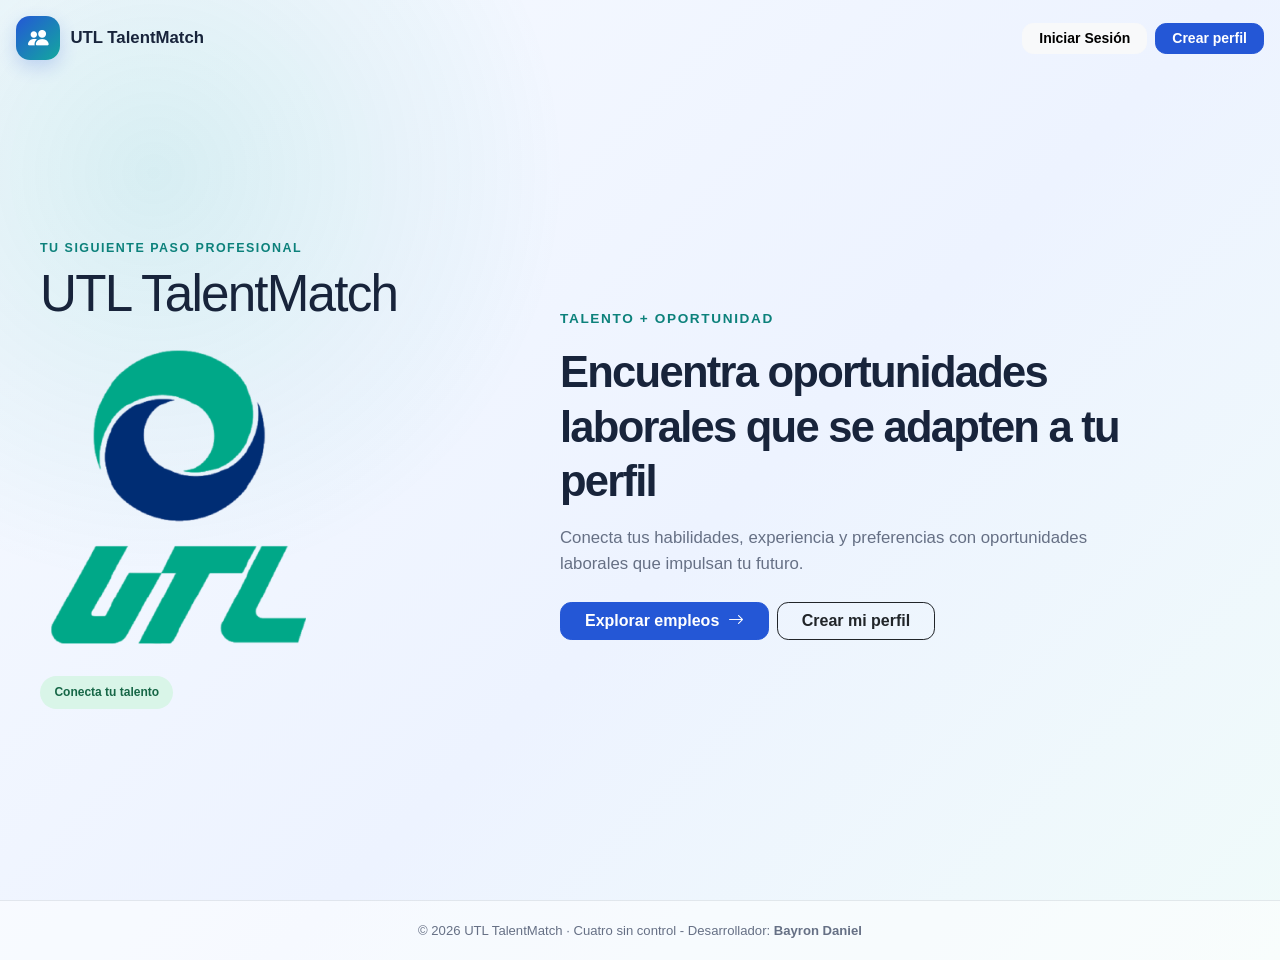
<file: index.html>
<!DOCTYPE html>
<html lang="es">
<head>
    <meta charset="UTF-8">
    <meta name="viewport" content="width=device-width, initial-scale=1.0">
    <title>UTL TalentMatch | Inicio</title>
    <!-- Bootstrap CDN -->
    <link href="https://cdn.jsdelivr.net/npm/bootstrap@5.3.3/dist/css/bootstrap.min.css"
          rel="stylesheet">
    <!-- Bootstrap Icons -->
    <link rel="stylesheet"
          href="https://cdn.jsdelivr.net/npm/bootstrap-icons@1.11.3/font/bootstrap-icons.min.css">
    <!-- CSS propio -->
    <link rel="stylesheet" href="CSS/miEstilo.css">
</head>
<body>
    <main class="landing-page d-flex flex-column">
      <header class="position-absolute top-0 start-0 end-0 d-flex justify-content-between p-3">
            <a class="brand" href="index.html"> <!-- el brand es para darle estilo al logo y al nombre de la pág-->
            <span class="brand-mark">
                  <i class="bi bi-people-fill"></i>
            </span>
            <span>UTL TalentMatch</span>
            </a>

            <div class="d-flex gap-2">
                  <a class="btn btn-light btn-sm px-3" href="login.html">Iniciar Sesión</a>
                  <a class="btn btn-primary btn-sm px-3" href="registro.html">Crear perfil</a>
            </div>
      </header>
      <section class="container-fluid d-flex align-items-center py-5 px-3">
            <div class="row align-items-center g-5 w-100">
                  <div class="col-md-5 col-lg-5">
                        <p class="eyebrow mb-2">Tu siguiente paso profesional</p>
                        <h2 class="page-title display-5"> UTL TalentMatch</h2>
                        <div><img src="images/logo utl.png" alt="logo"></div>
                        <span class="badge text-bg-success"> Conecta tu talento</span>
                  </div>
                  <div class="col-md-7 col-lg-6 hero-copy">
                        <p>Talento + oportunidad</p>
                        <h1> Encuentra oportunidades laborales que se adapten a tu perfil</h1>
                        <p class="mt-3">Conecta tus habilidades, experiencia y preferencias con oportunidades laborales que impulsan tu futuro.</p>
                        <div class="d-flex flex-wrap gap-2 mt-4">
                              <a href="busqueda.html" class="btn btn-primary px-4">Explorar empleos
                                    <i class="bi bi-arrow-right ms-1"></i>
                              </a>
                              <a href="registro.html" class="btn btn-outline-dark px-4">Crear mi perfil</a>
                        </div>
                  </div>
            </div>
      </section>
      <footer>
            © 2026 UTL TalentMatch · Cuatro sin control - Desarrollador:
      <strong>Bayron Daniel</strong>
      </footer>
    </main>
</body>
</html>
</file>
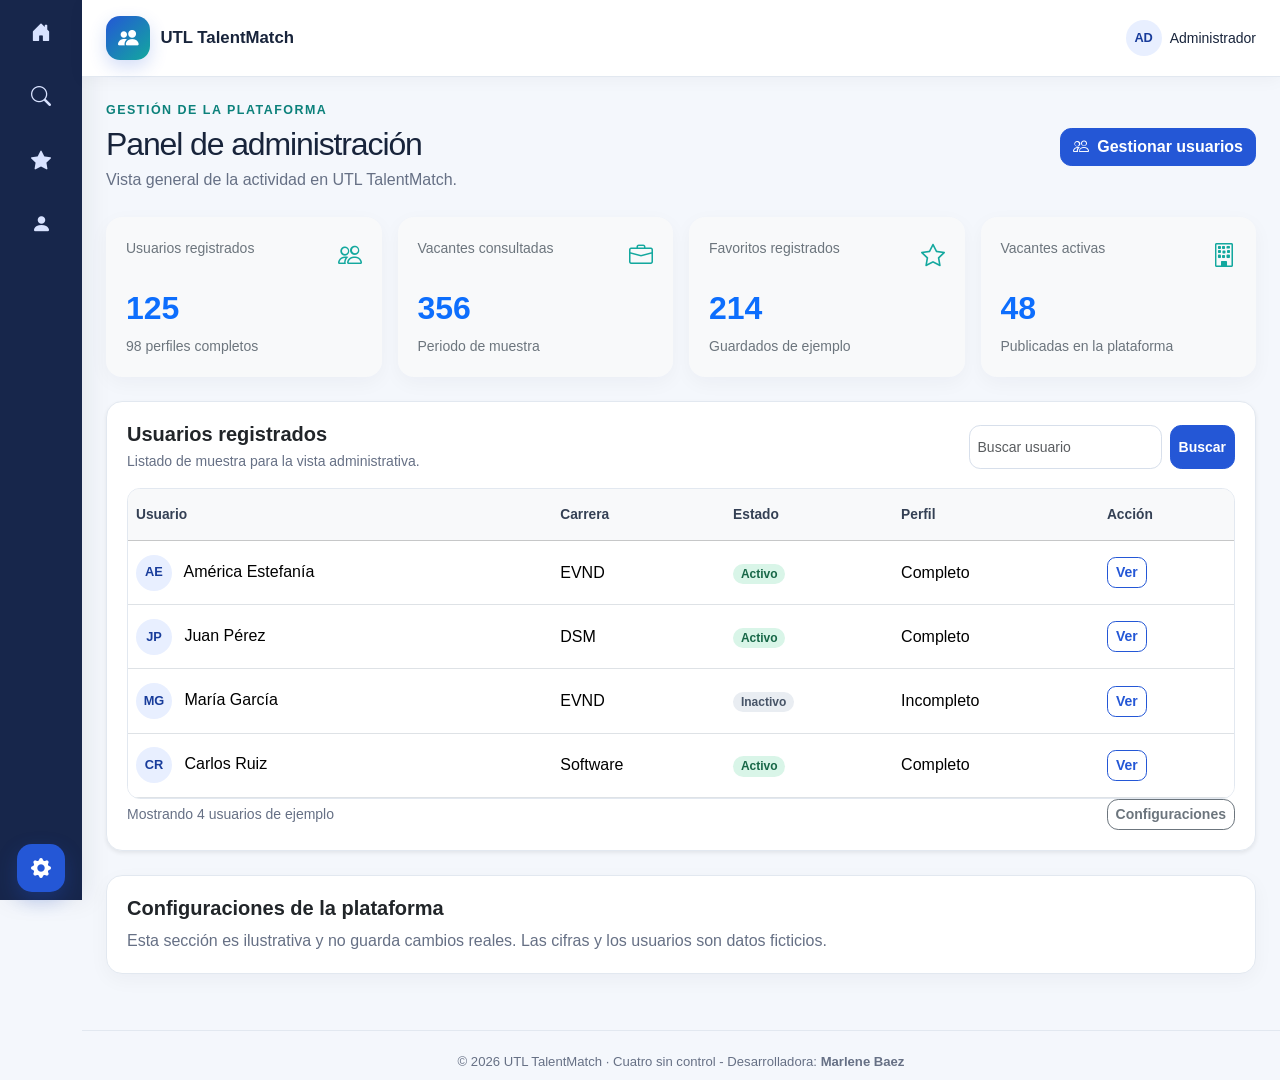
<file: administrador.html>
<!doctype html>
<html lang="es">
<head>
  <meta charset="utf-8">
  <meta name="viewport" content="width=device-width, initial-scale=1">
  <title>UTL TalentMatch | Administrador</title>
    <!-- Bootstrap CDN -->
    <link href="https://cdn.jsdelivr.net/npm/bootstrap@5.3.3/dist/css/bootstrap.min.css"
          rel="stylesheet">
    <!-- Bootstrap Icons -->
    <link rel="stylesheet"
          href="https://cdn.jsdelivr.net/npm/bootstrap-icons@1.11.3/font/bootstrap-icons.min.css">
    <!-- CSS propio -->
    <link rel="stylesheet" href="CSS/miEstilo.css">
</head>

<body>
  <div class="d-flex min-vh-100">
    <aside class="sidebar d-flex flex-column align-items-center gap-3 p-2" aria-label="Navegación principal">
      <a class="sidebar-link" href="dashboard.html" title="Inicio">
        <i class="bi bi-house-door-fill"></i>
      </a>
      <a class="sidebar-link" href="busqueda.html" title="Buscar empleos">
        <i class="bi bi-search"></i>
      </a>
      <a class="sidebar-link" href="favoritos.html" title="Favoritos">
        <i class="bi bi-star-fill"></i>
      </a>
      <a class="sidebar-link" href="perfil.html" title="Mi perfil">
        <i class="bi bi-person-fill"></i>
      </a>
      <a class="sidebar-link active mt-auto" href="administrador.html" title="Administración">
        <i class="bi bi-gear-fill"></i>
      </a>
    </aside>

    <div class="flex-grow-1 d-flex flex-column min-vh-100">
      <header class="topbar bg-white px-3 px-lg-4 py-3 d-flex align-items-center justify-content-between gap-3">
        <a class="brand" href="index.html">
          <span class="brand-mark">
            <i class="bi bi-people-fill"></i>
          </span>
          <span>UTL TalentMatch</span>
        </a>
        <div class="d-flex align-items-center gap-2 small">
          <span class="avatar-sm">AD</span>
          <span class="d-none d-sm-inline">Administrador</span>
        </div>
      </header>

      <main class="container-fluid px-3 px-lg-4 py-4 flex-grow-1">
        <div class="d-flex align-items-center justify-content-between flex-wrap gap-3 mb-4">
          <div>
            <p class="eyebrow mb-1">Gestión de la plataforma</p>
            <h1 class="page-title h2 mb-1">Panel de administración</h1>
            <p class="subtitle mb-0">Vista general de la actividad en UTL TalentMatch.</p>
          </div>
          <a href="#usuarios" class="btn btn-primary">
            <i class="bi bi-people me-1"></i>
            Gestionar usuarios
          </a>
        </div>

        <div class="row g-3 mb-4">
          <div class="col-sm-6 col-xl-3">
            <div class="card h-100 bg-light border-0">
              <div class="card-body">
                <div class="d-flex justify-content-between">
                  <span class="text-secondary small">Usuarios registrados</span>
                  <i class="bi bi-people fs-4 text-teal"></i>
                </div>
                <div class="fs-2 fw-bold text-primary mt-2">125</div>
                <div class="small text-secondary">98 perfiles completos</div>
              </div>
            </div>
          </div>

          <div class="col-sm-6 col-xl-3">
            <div class="card h-100 bg-light border-0">
              <div class="card-body">
                <div class="d-flex justify-content-between">
                  <span class="text-secondary small">Vacantes consultadas</span>
                  <i class="bi bi-briefcase fs-4 text-teal"></i>
                </div>
                <div class="fs-2 fw-bold text-primary mt-2">356</div>
                <div class="small text-secondary">Periodo de muestra</div>
              </div>
            </div>
          </div>

          <div class="col-sm-6 col-xl-3">
            <div class="card h-100 bg-light border-0">
              <div class="card-body">
                <div class="d-flex justify-content-between">
                  <span class="text-secondary small">Favoritos registrados</span>
                  <i class="bi bi-star fs-4 text-teal"></i>
                </div>
                <div class="fs-2 fw-bold text-primary mt-2">214</div>
                <div class="small text-secondary">Guardados de ejemplo</div>
              </div>
            </div>
          </div>

          <div class="col-sm-6 col-xl-3">
            <div class="card h-100 bg-light border-0">
              <div class="card-body">
                <div class="d-flex justify-content-between">
                  <span class="text-secondary small">Vacantes activas</span>
                  <i class="bi bi-building fs-4 text-teal"></i>
                </div>
                <div class="fs-2 fw-bold text-primary mt-2">48</div>
                <div class="small text-secondary">Publicadas en la plataforma</div>
              </div>
            </div>
          </div>
        </div>

        <section id="usuarios" class="card shadow-sm">
          <div class="card-body">
            <div class="d-flex flex-wrap align-items-center justify-content-between gap-3 mb-3">
              <div>
                <h2 class="h5 fw-bold mb-1">Usuarios registrados</h2>
                <p class="subtitle small mb-0">Listado de muestra para la vista administrativa.</p>
              </div>
              <form class="d-flex gap-2" action="#usuarios">
                <label class="visually-hidden" for="buscarUsuario">Buscar usuario</label>
                <input class="form-control form-control-sm" id="buscarUsuario" type="search" placeholder="Buscar usuario">
                <button class="btn btn-primary btn-sm" type="submit">Buscar</button>
              </form>
            </div>

            <div class="table-responsive">
              <table class="table table-hover align-middle">
                <thead class="table-light">
                  <tr>
                    <th scope="col">Usuario</th>
                    <th scope="col">Carrera</th>
                    <th scope="col">Estado</th>
                    <th scope="col">Perfil</th>
                    <th scope="col">Acción</th>
                  </tr>
                </thead>

                <tbody>
                  <tr>
                    <td>
                      <span class="avatar-sm me-2">AE</span>
                      América Estefanía
                    </td>
                    <td>EVND</td>
                    <td><span class="badge rounded-pill text-bg-success">Activo</span></td>
                    <td>Completo</td>
                    <td>
                      <button class="btn btn-outline-primary btn-sm" type="button">Ver</button>
                    </td>
                  </tr>

                  <tr>
                    <td>
                      <span class="avatar-sm me-2">JP</span>
                      Juan Pérez
                    </td>
                    <td>DSM</td>
                    <td><span class="badge rounded-pill text-bg-success">Activo</span></td>
                    <td>Completo</td>
                    <td>
                      <button class="btn btn-outline-primary btn-sm" type="button">Ver</button>
                    </td>
                  </tr>

                  <tr>
                    <td>
                      <span class="avatar-sm me-2">MG</span>
                      María García
                    </td>
                    <td>EVND</td>
                    <td><span class="badge rounded-pill text-bg-secondary">Inactivo</span></td>
                    <td>Incompleto</td>
                    <td>
                      <button class="btn btn-outline-primary btn-sm" type="button">Ver</button>
                    </td>
                  </tr>

                  <tr>
                    <td>
                      <span class="avatar-sm me-2">CR</span>
                      Carlos Ruiz
                    </td>
                    <td>Software</td>
                    <td><span class="badge rounded-pill text-bg-success">Activo</span></td>
                    <td>Completo</td>
                    <td>
                      <button class="btn btn-outline-primary btn-sm" type="button">Ver</button>
                    </td>
                  </tr>
                </tbody>
              </table>
            </div>

            <div class="d-flex justify-content-between align-items-center flex-wrap gap-2">
              <small class="subtitle">Mostrando 4 usuarios de ejemplo</small>
              <a href="#configuracion" class="btn btn-outline-secondary btn-sm">Configuraciones</a>
            </div>
          </div>
        </section>

        <section id="configuracion" class="card mt-4">
          <div class="card-body">
            <h2 class="h5 fw-bold">Configuraciones de la plataforma</h2>
            <p class="subtitle mb-0">Esta sección es ilustrativa y no guarda cambios reales. Las cifras y los usuarios son datos ficticios.</p>
          </div>
        </section>
      </main>
      <footer class="app-footer">
        © 2026 UTL TalentMatch · Cuatro sin control - Desarrolladora:
        <strong>Marlene Baez</strong>
    </footer>
    </div>
  </div>
</body>
</html>
</file>
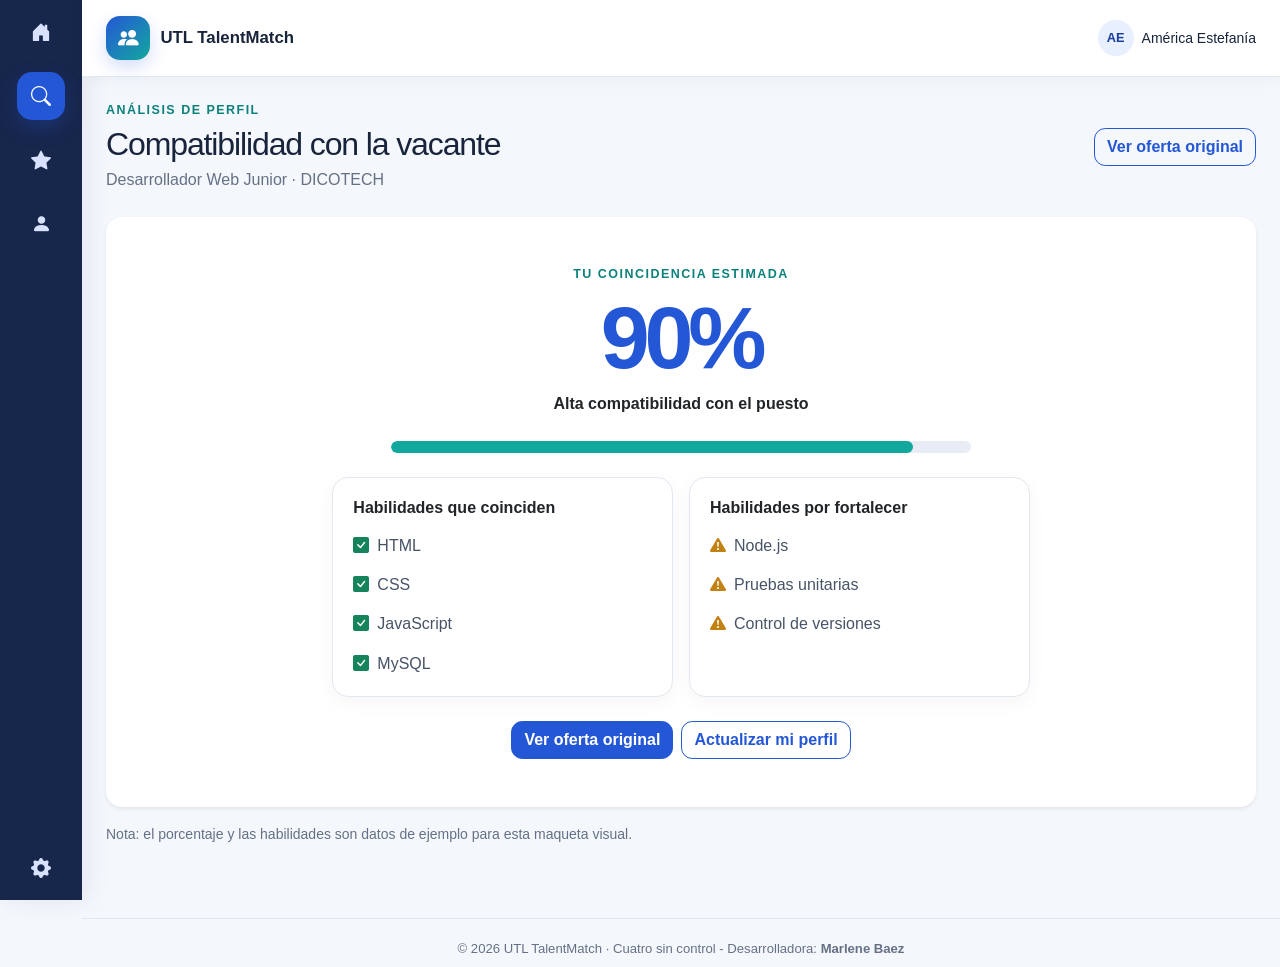
<file: compatibilidad.html>
<!doctype html>
<html lang="es">
<head>
  <meta charset="utf-8">
  <meta name="viewport" content="width=device-width, initial-scale=1">
  <title>UTL TalentMatch | Compatibilidad</title>
  <!--Boostrap CDN-->
    <link href="https://cdn.jsdelivr.net/npm/bootstrap@5.3.3/dist/css/bootstrap.min.css"
          rel="stylesheet">
    <!-- Bootstrap Icons -->
    <link rel="stylesheet"
          href="https://cdn.jsdelivr.net/npm/bootstrap-icons@1.11.3/font/bootstrap-icons.min.css">
    <!-- CSS propio -->
    <link rel="stylesheet" href="CSS/miEstilo.css">
</head>

<body>
  <div class="d-flex min-vh-100">
    <aside class="sidebar d-flex flex-column align-items-center gap-3 p-2" aria-label="Navegación principal">
      <a class="sidebar-link" href="dashboard.html" title="Inicio">
        <i class="bi bi-house-door-fill"></i>
      </a>
      <a class="sidebar-link active" href="busqueda.html" title="Buscar empleos">
        <i class="bi bi-search"></i>
      </a>
      <a class="sidebar-link" href="favoritos.html" title="Favoritos">
        <i class="bi bi-star-fill"></i>
      </a>
      <a class="sidebar-link" href="perfil.html" title="Mi perfil">
        <i class="bi bi-person-fill"></i>
      </a>
      <a class="sidebar-link mt-auto" href="administrador.html" title="Administración">
        <i class="bi bi-gear-fill"></i>
      </a>
    </aside>

    <div class="flex-grow-1 d-flex flex-column min-vh-100">
      <header class="topbar bg-white px-3 px-lg-4 py-3 d-flex align-items-center justify-content-between gap-3">
        <a class="brand" href="index.html">
          <span class="brand-mark">
            <i class="bi bi-people-fill"></i>
          </span>
          <span>UTL TalentMatch</span>
        </a>
        <div class="d-flex align-items-center gap-2 small">
          <span class="avatar-sm">AE</span>
          <span class="d-none d-sm-inline">América Estefanía</span>
        </div>
      </header>

      <main class="container-fluid px-3 px-lg-4 py-4 flex-grow-1">
        <div class="d-flex flex-wrap align-items-center justify-content-between gap-2 mb-4">
          <div>
            <p class="eyebrow mb-1">Análisis de perfil</p>
            <h1 class="page-title h2 mb-1">Compatibilidad con la vacante</h1>
            <p class="subtitle mb-0">Desarrollador Web Junior · DICOTECH</p>
          </div>
          <a href="detalle-vacante.html" class="btn btn-outline-primary">Ver oferta original</a>
        </div>

        <section class="card border-0 shadow-sm text-center p-3 p-md-5">
          <div class="eyebrow">Tu coincidencia estimada</div>
          <div class="score-number">90%</div>
          <p class="fw-semibold mb-4">Alta compatibilidad con el puesto</p>
          <div class="progress mx-auto mb-4"
               role="progressbar"
               aria-label="Compatibilidad"
               aria-valuenow="90"
               aria-valuemin="0"
               aria-valuemax="100"
               style="height:12px;max-width:580px">
            <div class="progress-bar bg-teal" style="width:90%"></div>
          </div>

          <div class="row g-3 text-start justify-content-center">
            <div class="col-md-5 col-lg-4">
              <div class="card skill-list h-100">
                <div class="card-body">
                  <h2 class="h6 fw-bold mb-3">Habilidades que coinciden</h2>
                  <p>
                    <i class="bi bi-check-square-fill good me-2"></i>
                    HTML
                  </p>
                  <p>
                    <i class="bi bi-check-square-fill good me-2"></i>
                    CSS
                  </p>
                  <p>
                    <i class="bi bi-check-square-fill good me-2"></i>
                    JavaScript
                  </p>
                  <p class="mb-0">
                    <i class="bi bi-check-square-fill good me-2"></i>
                    MySQL
                  </p>
                </div>
              </div>
            </div>

            <div class="col-md-5 col-lg-4">
              <div class="card skill-list h-100">
                <div class="card-body">
                  <h2 class="h6 fw-bold mb-3">Habilidades por fortalecer</h2>
                  <p>
                    <i class="bi bi-exclamation-triangle-fill improve me-2"></i>
                    Node.js
                  </p>
                  <p>
                    <i class="bi bi-exclamation-triangle-fill improve me-2"></i>
                    Pruebas unitarias
                  </p>
                  <p class="mb-0">
                    <i class="bi bi-exclamation-triangle-fill improve me-2"></i>
                    Control de versiones
                  </p>
                </div>
              </div>
            </div>

          </div>
          <div class="d-flex justify-content-center flex-wrap gap-2 mt-4">
            <a href="detalle-vacante.html" class="btn btn-primary">Ver oferta original</a>
            <a href="perfil.html" class="btn btn-outline-primary">Actualizar mi perfil</a>
          </div>
        </section>
        <p class="small subtitle mt-3">Nota: el porcentaje y las habilidades son datos de ejemplo para esta maqueta visual.</p>
      </main>
      <footer class="app-footer">
        © 2026 UTL TalentMatch · Cuatro sin control - Desarrolladora:
        <strong>Marlene Baez</strong>
    </footer>
    </div>
  </div>
</body>
</html>
</file>
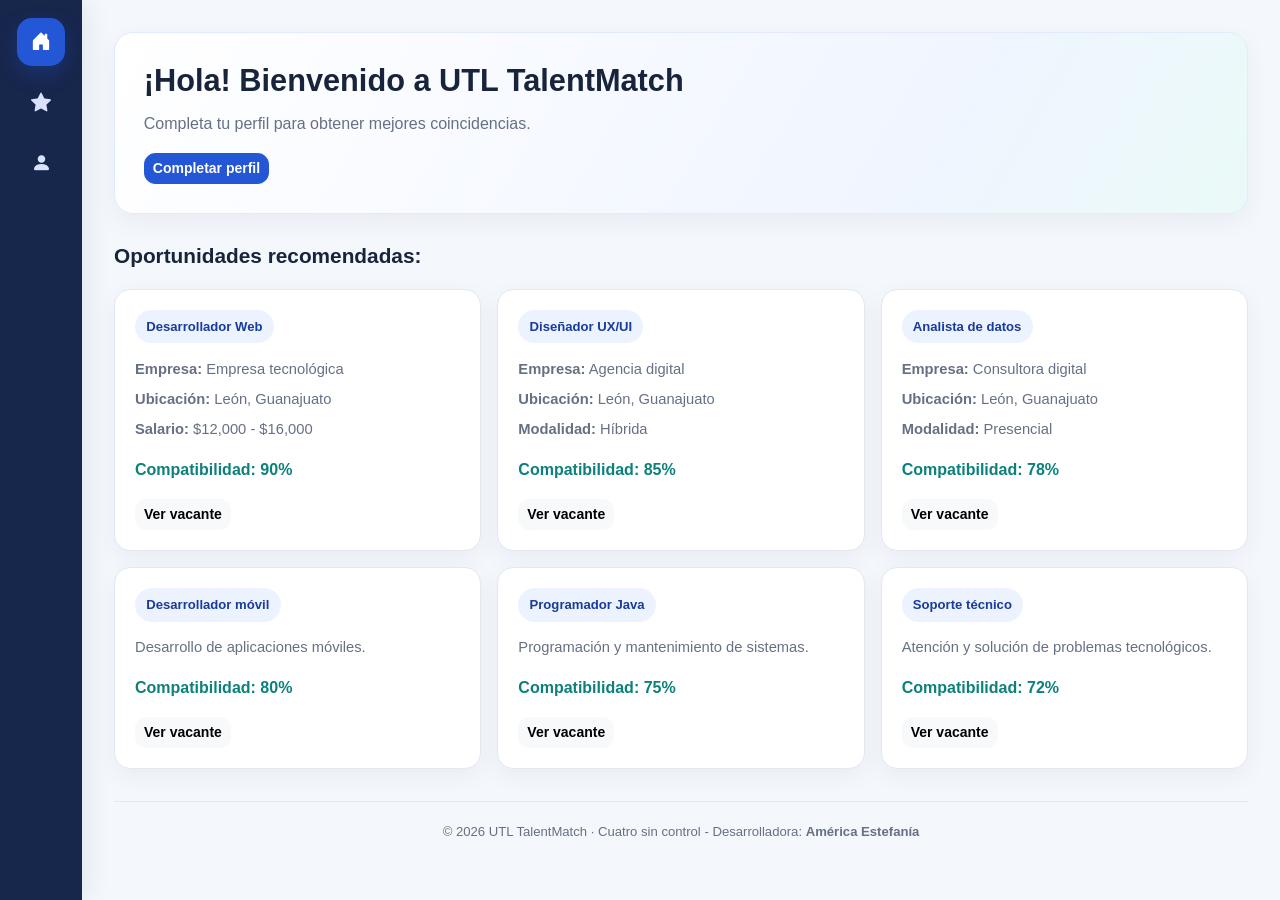
<file: dashboard.html>
<!DOCTYPE html>
<html lang="en">
<head>
    <meta charset="UTF-8">
    <meta name="viewport" content="width=device-width, initial-scale=1.0">
    <title>UTL TalentMatch | Dashboard</title>
    <!-- Bootstrap CDN -->
    <link href="https://cdn.jsdelivr.net/npm/bootstrap@5.3.3/dist/css/bootstrap.min.css"
          rel="stylesheet">
    <!-- Bootstrap Icons -->
    <link rel="stylesheet"
          href="https://cdn.jsdelivr.net/npm/bootstrap-icons@1.11.3/font/bootstrap-icons.min.css">
    <!-- CSS propio -->
    <link rel="stylesheet" href="CSS/miEstilo.css">
</head>
<body class="app-page">
    <div class="app-layout">
        <nav class="sidebar">
            <a href="dashboard.html" class="side-link active" title="Inicio">
                <i class="bi bi-house-door-fill"></i>
            </a>
            <a href="favoritos.html" class="side-link" title="Favoritos">
                <i class="bi bi-star-fill"></i>
            </a>
            <a href="perfil.html" class="side-link" title="Mi perfil">
                <i class="bi bi-person-fill"></i>
            </a>
        </nav>
        <main class="app-content container-fluid">
            <header class="dashboard-header">
                <h1>¡Hola! Bienvenido a UTL TalentMatch</h1>
                <p>Completa tu perfil para obtener mejores coincidencias.</p>
                <a href="perfil.html" class="btn btn-primary btn-sm"> Completar perfil</a>
            </header>
            <h2 class="section-label">Oportunidades recomendadas:</h2>
            <div class="row g-3">
                <div class="col-12 col-sm-6 col-xl-4">
                    <article class="job-card">
                        <span class="job-tag">Desarrollador Web</span>
                        <div class="job-info">
                            <p><strong>Empresa:</strong> Empresa tecnológica</p>
                            <p><strong>Ubicación:</strong> León, Guanajuato</p>
                            <p><strong>Salario:</strong> $12,000 - $16,000</p>
                        </div>
                        <p class="compatibility">Compatibilidad: 90%</p>
                        <a href="detalle-vacante.html" class="btn btn-light btn-sm">Ver vacante</a>
                    </article>
                </div>
                <div class="col-12 col-sm-6 col-xl-4">
                    <article class="job-card">
                        <span class="job-tag">Diseñador UX/UI</span>
                        <div class="job-info">
                            <p><strong>Empresa:</strong> Agencia digital</p>
                            <p><strong>Ubicación:</strong> León, Guanajuato</p>
                            <p><strong>Modalidad:</strong> Híbrida</p>
                        </div>
                        <p class="compatibility">Compatibilidad: 85%</p>
                        <a href="detalle-vacante.html" class="btn btn-light btn-sm">Ver vacante</a>
                    </article>
                </div>
                <div class="col-12 col-sm-6 col-xl-4">
                    <article class="job-card">
                         <span class="job-tag">Analista de datos</span>
                         <div class="job-info">
                            <p><strong>Empresa:</strong> Consultora digital</p>
                            <p><strong>Ubicación:</strong> León, Guanajuato</p>
                            <p><strong>Modalidad:</strong> Presencial</p>
                         </div>
                         <p class="compatibility">Compatibilidad: 78%</p>
                        <a href="detalle-vacante.html" class="btn btn-light btn-sm">Ver vacante</a>
                    </article>
                </div>
                <div class="col-12 col-sm-6 col-xl-4">
                    <article class="job-card">
                        <span class="job-tag">Desarrollador móvil</span>
                        <div class="job-info">
                            <p>Desarrollo de aplicaciones móviles.</p>
                        </div>
                        <p class="compatibility">Compatibilidad: 80%</p>
                        <a href="detalle-vacante.html" class="btn btn-light btn-sm"> Ver vacante</a>
                    </article>
                </div>
                <div class="col-12 col-sm-6 col-xl-4">
                    <article class="job-card">
                        <span class="job-tag">Programador Java</span>
                        <div class="job-info">
                            <p>Programación y mantenimiento de sistemas.</p>
                        </div>
                        <p class="compatibility">Compatibilidad: 75%</p>
                        <a href="detalle-vacante.html" class="btn btn-light btn-sm">Ver vacante</a>
                    </article>
                </div>
                <div class="col-12 col-sm-6 col-xl-4">
                    <article class="job-card">
                        <span class="job-tag">Soporte técnico</span>
                        <div class="job-info">
                            <p>Atención y solución de problemas tecnológicos.</p>
                        </div>
                        <p class="compatibility">Compatibilidad: 72%</p>
                        <a href="detalle-vacante.html" class="btn btn-light btn-sm"> Ver vacante</a>
                    </article>
                </div>
            </div>
            <footer class="app-footer">
                © 2026 UTL TalentMatch · Cuatro sin control - Desarrolladora:
                <strong>América Estefanía</strong>
            </footer>
        </main>
    </div>
</body>
</html>
</file>
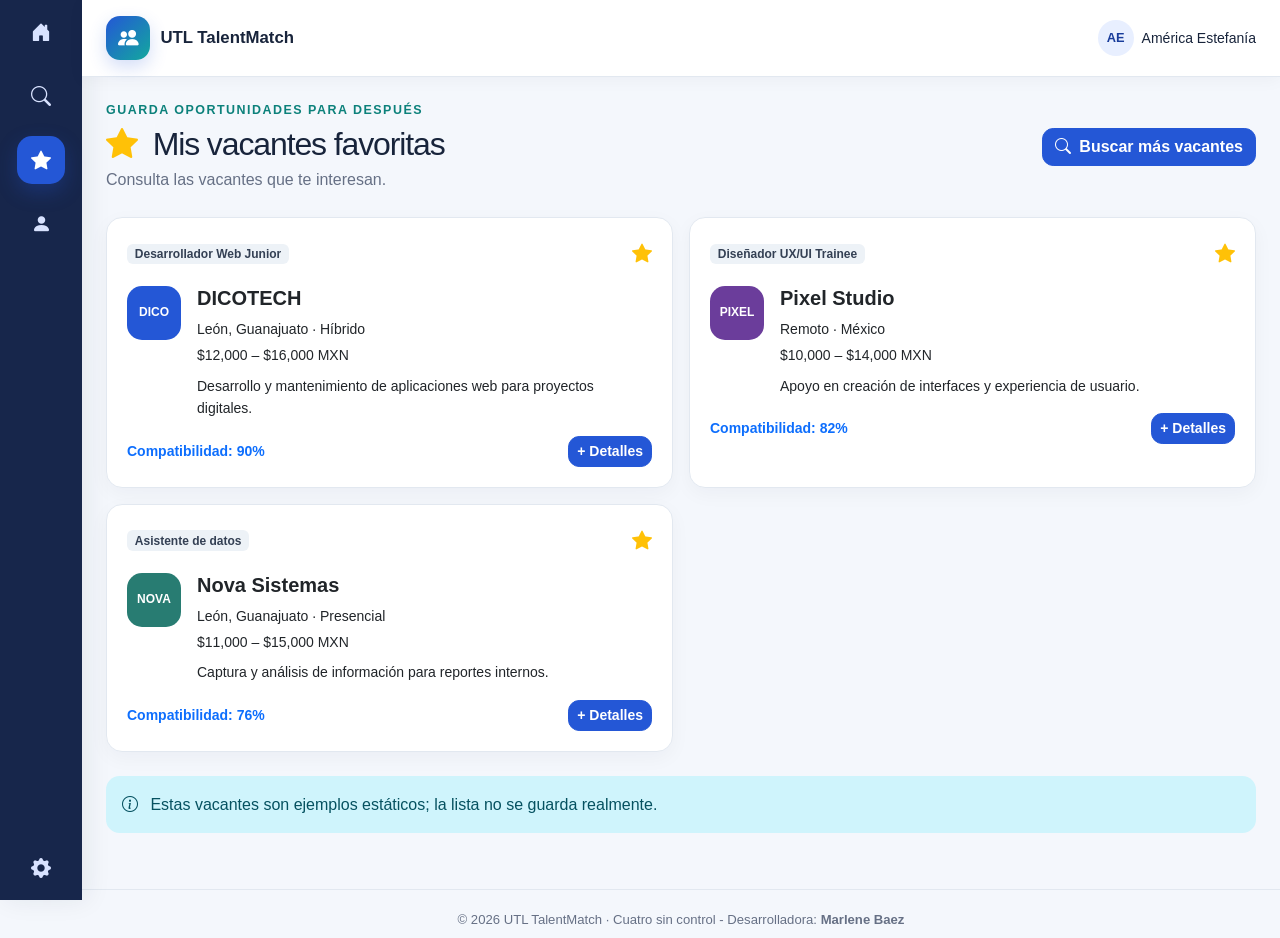
<file: favoritos.html>
<!doctype html>
<html lang="es">
<head>
  <meta charset="utf-8">
  <meta name="viewport" content="width=device-width, initial-scale=1">
  <title>UTL TalentMatch | Favoritos</title>
   <!--Boostrap CDN-->
    <link href="https://cdn.jsdelivr.net/npm/bootstrap@5.3.3/dist/css/bootstrap.min.css"
          rel="stylesheet">
    <!-- Bootstrap Icons -->
    <link rel="stylesheet"
          href="https://cdn.jsdelivr.net/npm/bootstrap-icons@1.11.3/font/bootstrap-icons.min.css">
    <!-- CSS propio -->
    <link rel="stylesheet" href="CSS/miEstilo.css">
</head>

<body>
  <div class="d-flex min-vh-100">
    <aside class="sidebar d-flex flex-column align-items-center gap-3 p-2" aria-label="Navegación principal">
      <a class="sidebar-link" href="dashboard.html" title="Inicio">
        <i class="bi bi-house-door-fill"></i>
      </a>
      <a class="sidebar-link" href="busqueda.html" title="Buscar empleos">
        <i class="bi bi-search"></i>
      </a>
      <a class="sidebar-link active" href="favoritos.html" title="Favoritos">
        <i class="bi bi-star-fill"></i>
      </a>
      <a class="sidebar-link" href="perfil.html" title="Mi perfil">
        <i class="bi bi-person-fill"></i>
      </a>
      <a class="sidebar-link mt-auto" href="administrador.html" title="Administración">
        <i class="bi bi-gear-fill"></i>
      </a>
    </aside>

    <div class="flex-grow-1 d-flex flex-column min-vh-100">
      <header class="topbar bg-white px-3 px-lg-4 py-3 d-flex align-items-center justify-content-between gap-3">
        <a class="brand" href="index.html">
          <span class="brand-mark">
            <i class="bi bi-people-fill"></i>
          </span>
          <span>UTL TalentMatch</span>
        </a>
        <div class="d-flex align-items-center gap-2 small">
          <span class="avatar-sm">AE</span>
          <span class="d-none d-sm-inline">América Estefanía</span>
        </div>
      </header>

      <main class="container-fluid px-3 px-lg-4 py-4 flex-grow-1">
        <div class="d-flex align-items-center justify-content-between flex-wrap gap-3 mb-4">
          <div>
            <p class="eyebrow mb-1">Guarda oportunidades para después</p>
            <h1 class="page-title h2 mb-1">
              <i class="bi bi-star-fill text-warning me-2"></i>
              Mis vacantes favoritas
            </h1>
            <p class="subtitle mb-0">Consulta las vacantes que te interesan.</p>
          </div>
          <a href="busqueda.html" class="btn btn-primary">
            <i class="bi bi-search me-1"></i>
            Buscar más vacantes
          </a>
        </div>

        <div class="row g-3">
          <div class="col-lg-6">
            <article class="card h-100">
              <div class="card-body">
                <div class="d-flex justify-content-between align-items-center mb-3">
                  <span class="badge text-bg-light">Desarrollador Web Junior</span>
                  <i class="bi bi-star-fill text-warning fs-5"></i>
                </div>
                <div class="d-flex gap-3">
                  <span class="company-logo">DICO</span>
                  <div>
                    <h2 class="h5 fw-bold">DICOTECH</h2>
                    <p class="small mb-1">León, Guanajuato · Híbrido</p>
                    <p class="small mb-2">$12,000 – $16,000 MXN</p>
                    <p class="small mb-0">Desarrollo y mantenimiento de aplicaciones web para proyectos digitales.</p>
                  </div>
                </div>

                <div class="d-flex justify-content-between align-items-center mt-3">
                  <span class="small fw-bold text-primary">Compatibilidad: 90%</span>
                  <a href="detalle-vacante.html" class="btn btn-sm btn-primary">+ Detalles</a>
                </div>
              </div>
            </article>
          </div>

          <div class="col-lg-6">
            <article class="card h-100">
              <div class="card-body">
                <div class="d-flex justify-content-between align-items-center mb-3">
                  <span class="badge text-bg-light">Diseñador UX/UI Trainee</span>
                  <i class="bi bi-star-fill text-warning fs-5"></i>
                </div>
                <div class="d-flex gap-3">
                  <span class="company-logo" style="background:#6b3d9b">PIXEL</span>
                  <div>
                    <h2 class="h5 fw-bold">Pixel Studio</h2>
                    <p class="small mb-1">Remoto · México</p>
                    <p class="small mb-2">$10,000 – $14,000 MXN</p>
                    <p class="small mb-0">Apoyo en creación de interfaces y experiencia de usuario.</p>
                  </div>
                </div>

                <div class="d-flex justify-content-between align-items-center mt-3">
                  <span class="small fw-bold text-primary">Compatibilidad: 82%</span>
                  <a href="detalle-vacante.html" class="btn btn-sm btn-primary">+ Detalles</a>
                </div>
              </div>
            </article>
          </div>

          <div class="col-lg-6">
            <article class="card h-100">
              <div class="card-body">
                <div class="d-flex justify-content-between align-items-center mb-3">
                  <span class="badge text-bg-light">Asistente de datos</span>
                  <i class="bi bi-star-fill text-warning fs-5"></i>
                </div>
                <div class="d-flex gap-3">
                  <span class="company-logo" style="background:#287c72">NOVA</span>
                  <div>
                    <h2 class="h5 fw-bold">Nova Sistemas</h2>
                    <p class="small mb-1">León, Guanajuato · Presencial</p>
                    <p class="small mb-2">$11,000 – $15,000 MXN</p>
                    <p class="small mb-0">Captura y análisis de información para reportes internos.</p>
                  </div>
                </div>
                <div class="d-flex justify-content-between align-items-center mt-3">
                  <span class="small fw-bold text-primary">Compatibilidad: 76%</span>
                  <a href="detalle-vacante.html" class="btn btn-sm btn-primary">+ Detalles</a>
                </div>
              </div>
            </article>
          </div>
        </div>

        <div class="alert alert-info mt-4 mb-0">
          <i class="bi bi-info-circle me-2"></i>
          Estas vacantes son ejemplos estáticos; la lista no se guarda realmente.
        </div>
      </main>
      <footer class="app-footer">
        © 2026 UTL TalentMatch · Cuatro sin control - Desarrolladora:
        <strong>Marlene Baez</strong>
    </footer>
    </div>
  </div>
</body>
</html>
</file>
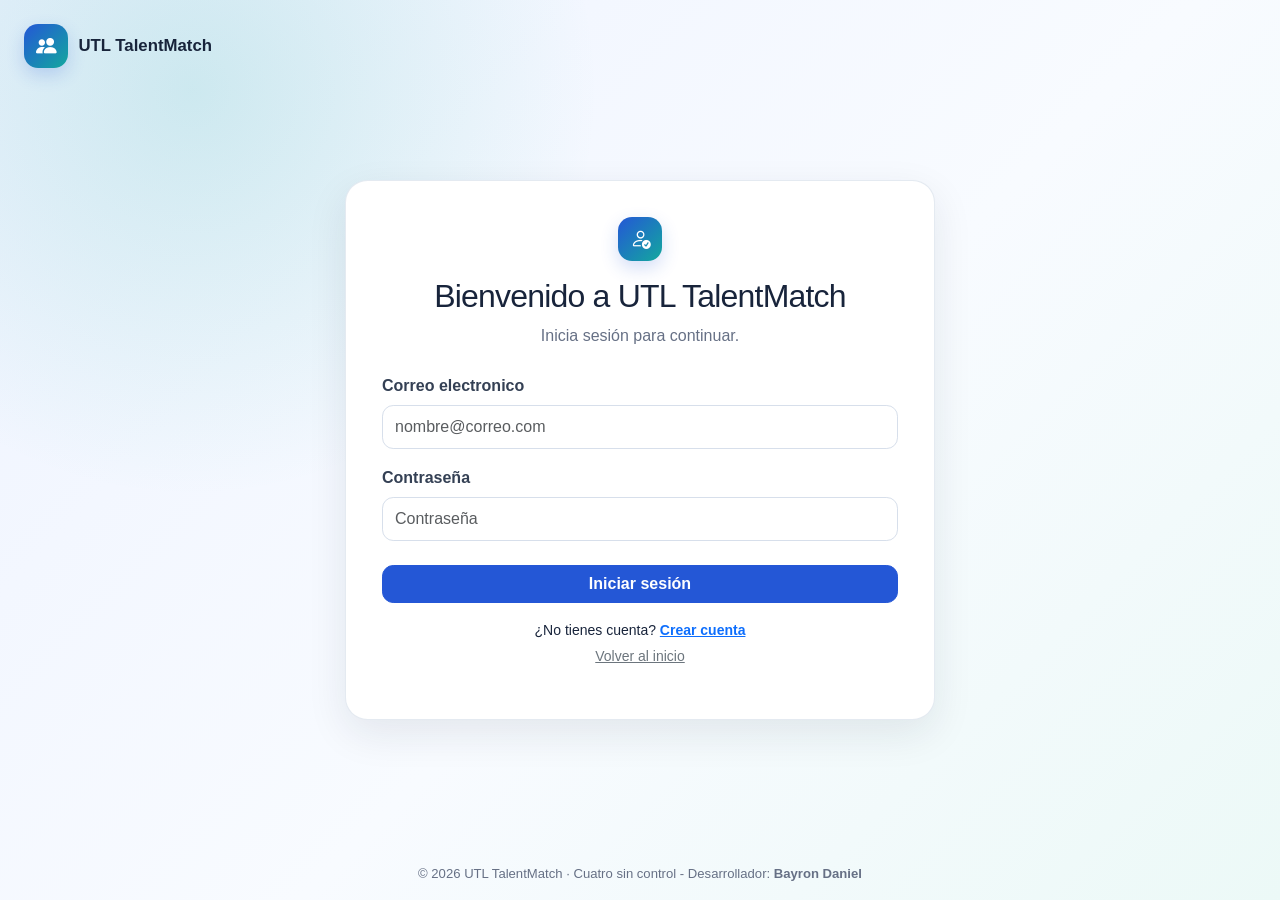
<file: login.html>
<!DOCTYPE html>
<html lang="es">
<head>
    <meta charset="UTF-8">
    <meta name="viewport" content="width=device-width, initial-scale=1.0">
    <title>UTL TalentMatch | Iniciar sesión</title>
    <!-- Bootstrap CDN -->
    <link href="https://cdn.jsdelivr.net/npm/bootstrap@5.3.3/dist/css/bootstrap.min.css"
          rel="stylesheet">
    <!-- Bootstrap Icons -->
    <link rel="stylesheet"
          href="https://cdn.jsdelivr.net/npm/bootstrap-icons@1.11.3/font/bootstrap-icons.min.css">
    <!-- CSS propio -->
    <link rel="stylesheet" href="CSS/miEstilo.css">
</head>
<body>
    <main class="auth-page d-flex align-items-center justify-content-center p-3 py-5">
      <a href="index.html" class="brand position-absolute top-0 start-0 m-3 m-lg-4">
            <span class="brand-mark">
                  <i class="bi bi-people-fill"></i>
            </span>
            UTL TalentMatch
      </a>

      <section class="auth-card">
            <div class="text-center mb-4">
                  <span class="brand-mark mx-auto mb-3">
                        <i class="bi bi-person-check"></i>
                  </span>
                  <h1 class="page-title h2 mb-2">Bienvenido a UTL TalentMatch</h1>
                  <p class="subtitle">Inicia sesión para continuar.</p>
            </div>
            <form action="#" >
                  <div class="mb-3">
                        <label for="correo" class="form-label">Correo electronico</label>
                        <input type="email" class="form-control" id="correo" name="correo" placeholder="nombre@correo.com" required>
                  </div>
                  <div class="mb-3">
                        <label for="contraseña" class="form-label">Contraseña</label>
                        <input type="password" class="form-control" id="contraseña" name="contraseña" placeholder="Contraseña" required>
                  </div>
                  <div class="d-grid mt-4">
                        <button class="btn btn-primary" type="submit">Iniciar sesión</button>
                  </div>
            </form>
            <p class="text-center small mt-3 mb-1">
                  ¿No tienes cuenta?
                  <a href="registro.html" class="fw-bold">Crear cuenta</a>
            </p>
            <p class="text-center small">
                  <a href="index.html" class="text-secondary">Volver al inicio</a>
            </p>
      </section>
      <footer>
            © 2026 UTL TalentMatch · Cuatro sin control - Desarrollador:
      <strong>Bayron Daniel</strong>
      </footer>
    </main>
</body>
</html>
</file>
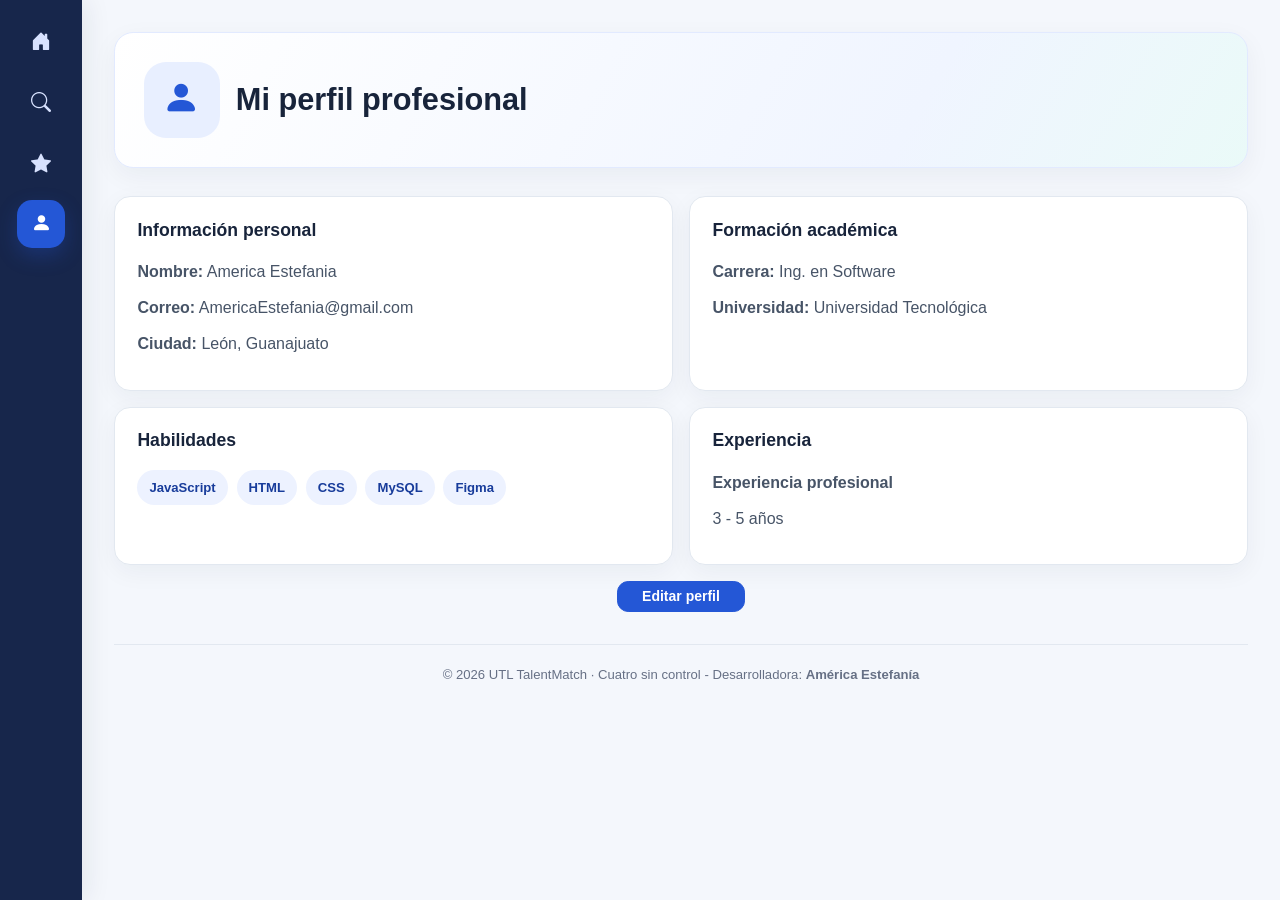
<file: perfil.html>
<!DOCTYPE html>
<html lang="en">
<head>
    <meta charset="UTF-8">
    <meta name="viewport" content="width=device-width, initial-scale=1.0">
    <title>UTL TalentMatch | Mi perfil</title>
    <!-- Bootstrap CDN -->
    <link href="https://cdn.jsdelivr.net/npm/bootstrap@5.3.3/dist/css/bootstrap.min.css"
          rel="stylesheet">
    <!-- Bootstrap Icons -->
    <link rel="stylesheet"
          href="https://cdn.jsdelivr.net/npm/bootstrap-icons@1.11.3/font/bootstrap-icons.min.css">
    <!-- CSS propio -->
    <link rel="stylesheet" href="CSS/miEstilo.css">
</head>
<body class="app-page">
    <div class="app-layout">
        <nav class="sidebar">
            <a href="dashboard.html" class="side-link" title="Inicio">
                <i class="bi bi-house-door-fill"></i>
            </a>
            <a href="busqueda.html" class="side-link" title="Búsqueda">
                <i class="bi bi-search"></i>
            </a>
            <a href="favoritos.html" class="side-link" title="Favoritos">
                <i class="bi bi-star-fill"></i>
            </a>
            <a href="perfil.html" class="side-link active" title="Mi perfil">
                <i class="bi bi-person-fill"></i>
            </a>
        </nav>

        <main class="app-content container-fluid">
            <header class="profile-header">
                <div class="profile-avatar">
                    <i class="bi bi-person-fill"></i>
                </div>
                <h1>Mi perfil profesional</h1>
            </header>

            <div class="row g-3">
                <div class="col-12 col-md-6">
                    <section class="info-card">
                        <h2>Información personal</h2>
                        <p><strong>Nombre:</strong> America Estefania</p>
                        <p><strong>Correo:</strong> AmericaEstefania@gmail.com</p>
                        <p><strong>Ciudad:</strong> León, Guanajuato</p>
                    </section>
                </div>

                <div class="col-12 col-md-6">
                    <section class="info-card">
                        <h2>Formación académica</h2>
                        <p><strong>Carrera:</strong> Ing. en Software</p>
                        <p><strong>Universidad:</strong> Universidad Tecnológica</p>
                    </section>
                </div>

                <div class="col-12 col-md-6">
                    <section class="info-card">
                        <h2>Habilidades</h2>
                        <div class="skills-list">
                            <span class="skill-tag">JavaScript</span>
                            <span class="skill-tag">HTML</span>
                            <span class="skill-tag">CSS</span>
                            <span class="skill-tag">MySQL</span>
                            <span class="skill-tag">Figma</span>
                        </div>
                    </section>
                </div>

                <div class="col-12 col-md-6">
                    <section class="info-card">
                        <h2>Experiencia</h2>
                        <p><strong>Experiencia profesional</strong></p>
                        <p>3 - 5 años</p>
                    </section>
                </div>
            </div>

            <div class="text-center mt-3">
                <a href="editar-perfil.html" class="btn btn-primary btn-sm px-4">Editar perfil</a>
            </div>
            <footer class="app-footer">
                © 2026 UTL TalentMatch · Cuatro sin control - Desarrolladora:
                <strong>América Estefanía</strong>
            </footer>
        </main>
    </div>
</body>
</html>
</file>
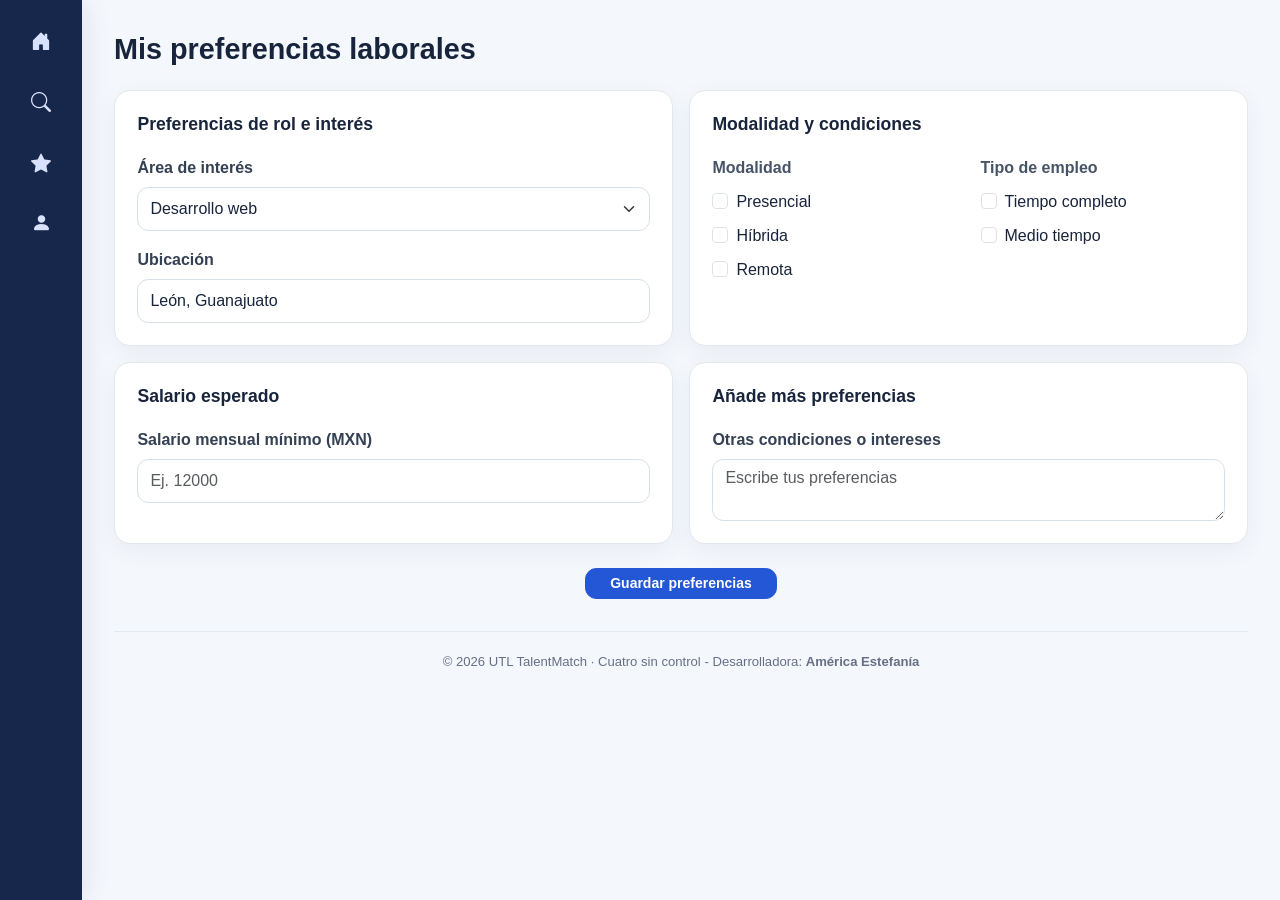
<file: preferencias.html>
<!DOCTYPE html>
<html lang="en">
<head>
    <meta charset="UTF-8">
    <meta name="viewport" content="width=device-width, initial-scale=1.0">
    <title>UTL TalentMatch | Mi perfil</title>
    <!-- Bootstrap CDN -->
    <link href="https://cdn.jsdelivr.net/npm/bootstrap@5.3.3/dist/css/bootstrap.min.css"
          rel="stylesheet">
    <!-- Bootstrap Icons -->
    <link rel="stylesheet"
          href="https://cdn.jsdelivr.net/npm/bootstrap-icons@1.11.3/font/bootstrap-icons.min.css">
    <!-- CSS propio -->
    <link rel="stylesheet" href="CSS/miEstilo.css">
</head>
<body>
    <div class="app-layout">
        <nav class="sidebar">
            <a href="dashboard.html" class="side-link" title="Inicio">
                <i class="bi bi-house-door-fill"></i>
            </a>
            <a href="busqueda.html" class="side-link" title="Búsqueda">
                <i class="bi bi-search"></i>
            </a>
            <a href="favoritos.html" class="side-link" title="Favoritos">
                <i class="bi bi-star-fill"></i>
            </a>
            <a href="perfil.html" class="side-link" title="Mi perfil">
                <i class="bi bi-person-fill"></i>
            </a>
        </nav>

        <main class="app-content container-fluid">
            <h1 class="preferences-title">Mis preferencias laborales</h1>
            <form action="#" method="get">
                <div class="row g-3">
                    <div class="col-12 col-md-6">
                        <section class="info-card preference-card">
                            <h2>Preferencias de rol e interés</h2>
                            <label for="area" class="form-label">Área de interés</label>
                            <select id="area" name="area" class="form-select">
                                <option value="desarrollo">Desarrollo web</option>
                                <option value="diseno">Diseño</option>
                                <option value="marketing">Marketing digital</option>
                                <option value="datos">Bases de datos</option>
                            </select>
                            <label for="ubicacion" class="form-label mt-3">Ubicación</label>
                            <input type="text" id="ubicacion" name="ubicacion" class="form-control" value="León, Guanajuato">
                        </section>
                    </div>

                    <div class="col-12 col-md-6">
                        <section class="info-card preference-card">
                            <h2>Modalidad y condiciones</h2>
                            <div class="row">
                                <div class="col-6">
                                    <p class="mb-2"><strong>Modalidad</strong></p>
                                    <div class="form-check">
                                        <input class="form-check-input" type="checkbox" id="presencial" name="modalidad[]" value="presencial">
                                        <label class="form-check-label" for="presencial">Presencial</label>
                                    </div>
                                    <div class="form-check">
                                        <input class="form-check-input" type="checkbox" id="hibrida" name="modalidad[]" value="hibrida">
                                        <label class="form-check-label" for="hibrida">Híbrida</label>
                                    </div>
                                    <div class="form-check">
                                        <input class="form-check-input" type="checkbox" id="remota" name="modalidad[]" value="remota">
                                        <label class="form-check-label" for="remota">Remota</label>
                                    </div>
                                </div>

                                <div class="col-6">
                                    <p class="mb-2"><strong>Tipo de empleo</strong></p>
                                    <div class="form-check">
                                        <input class="form-check-input" type="checkbox" id="completo" name="tipo[]" value="completo">
                                        <label class="form-check-label" for="completo">Tiempo completo</label>
                                    </div>
                                    <div class="form-check">
                                        <input class="form-check-input" type="checkbox" id="medio" name="tipo[]" value="medio">
                                        <label class="form-check-label" for="medio">Medio tiempo</label>
                                    </div>
                                </div>
                            </div>
                        </section>
                    </div>

                    <div class="col-12 col-md-6">
                        <section class="info-card preference-card">
                            <h2>Salario esperado</h2>
                            <label for="salario" class="form-label">Salario mensual mínimo (MXN)</label>
                            <input type="number" id="salario" name="salario" class="form-control" min="0" placeholder="Ej. 12000">
                        </section>
                    </div>
                    <div class="col-12 col-md-6">
                        <section class="info-card preference-card extra-preferences">
                            <h2>Añade más preferencias</h2>
                            <label for="otras" class="form-label">Otras condiciones o intereses</label>
                            <textarea id="otras" name="otras" class="form-control" rows="2" placeholder="Escribe tus preferencias"></textarea>
                        </section>
                    </div>
                </div>

                <div class="text-center mt-4">
                    <button type="submit" class="btn btn-primary btn-sm px-4">Guardar preferencias</button>
                </div>

            </form>
            <footer class="app-footer">
                © 2026 UTL TalentMatch · Cuatro sin control - Desarrolladora:
                <strong>América Estefanía</strong>
            </footer>
        </main>
    </div>
</body>
</html>
</file>
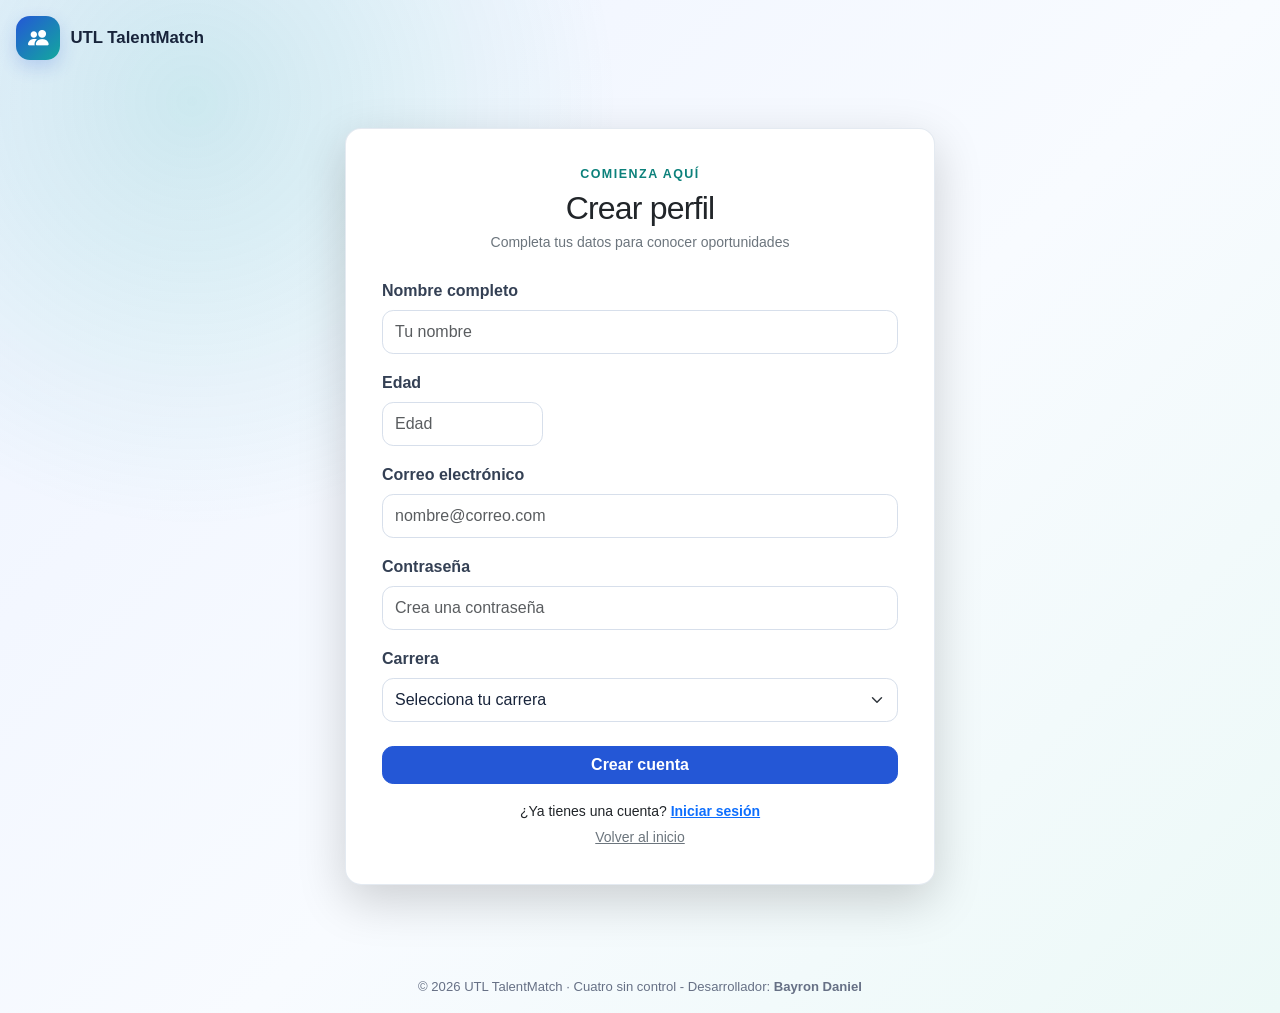
<file: registro.html>
<!DOCTYPE html>
<html lang="es">
<head>
    <meta charset="UTF-8">
    <meta name="viewport" content="width=device-width, initial-scale=1.0">
    <title>UTL TalentMatch | Registro</title>
    <!-- Bootstrap CDN -->
    <link href="https://cdn.jsdelivr.net/npm/bootstrap@5.3.3/dist/css/bootstrap.min.css"
          rel="stylesheet">
    <!-- Bootstrap Icons -->
    <link rel="stylesheet"
          href="https://cdn.jsdelivr.net/npm/bootstrap-icons@1.11.3/font/bootstrap-icons.min.css">
    <!-- CSS propio -->
    <link rel="stylesheet" href="CSS/miEstilo.css">
</head>
<body>
    <main class="auth-page d-flex align-items-center justify-content-center p-3 py-5">
      <a class="brand position-absolute top-0 start-0 m-3" href="index.html">
            <span class="brand-mark">
                  <i class="bi bi-people-fill"></i>
            </span>
            <span>UTL TalentMatch</span>
      </a>

      <section class="auth-card card border-0 shadow-lg p-4 p-md-5 my-5">
            <div class="text-center mb-4">
                  <p class="eyebrow mb-1">Comienza aquí</p>
                  <h1 class="page-title h2 mb-1">Crear perfil</h1>
                  <p class="text-secondary small mb-0">Completa tus datos para conocer oportunidades</p>
            </div>
            <form action="#" method="get" class="row g-3">
                  <div cass="col-sm-8">
                        <label for="nombre" class="form-label">Nombre completo</label> <!-- from-label da forma a las etiquetas -->
                        <input class="form-control" id="nombre" name="nombre" type="text" placeholder="Tu nombre" required>
                  </div>
                  <div class="col-sm-4">
                        <label for="edad" class="form-label">Edad</label>
                        <input type="number" class="form-control" id="edad" name="edad" min="20" max="80" placeholder="Edad" required>
                  </div>
                  <div class="col-12">
                        <label for="correo" class="form-label">Correo electrónico</label>
                        <input type="email" class="form-control" id="correo" name="correo" placeholder="nombre@correo.com" required>
                  </div>
                  <div class="col-12">
                        <label for="contraseña" class="form-label">Contraseña</label>
                        <input type="password" class="form-control" id="contraseña" placeholder="Crea una contraseña" required>
                  </div>
                  <div class="col-12">
                        <label for="carrera" class="form-label">Carrera</label>
                        <select name="carrera" id="carrera" class="form-select" required>
                        <option value="" selected disabled>Selecciona tu carrera</option>
                              <option>Ingeniería en Software</option>
                              <option>Desarrollo de Software Multiplataforma</option>
                              <option>Entornos Virtuales y Negocios Digitales</option>
                              <option>Mercadotecnia</option>
                              <option>Otra</option>
                        </select>
                  </div>
                  <div class="col-12 d-grid mt-4">
                        <button class="btn btn-primary" type="submit">Crear cuenta</button>
                  </div>
            </form>
            <p class="text-center small mt-3 mb-1">¿Ya tienes una cuenta?
                  <a href="login.html" class="fw-bold">Iniciar sesión</a>
            </p>

            <p class="text-center small mb-0">
                  <a href="index.html" class="text-secondary">Volver al inicio</a>
            </p>
      </section>
      <footer>
            © 2026 UTL TalentMatch · Cuatro sin control - Desarrollador:
      <strong>Bayron Daniel</strong>
      </footer>
    </main>
</body>
</html>
</file>
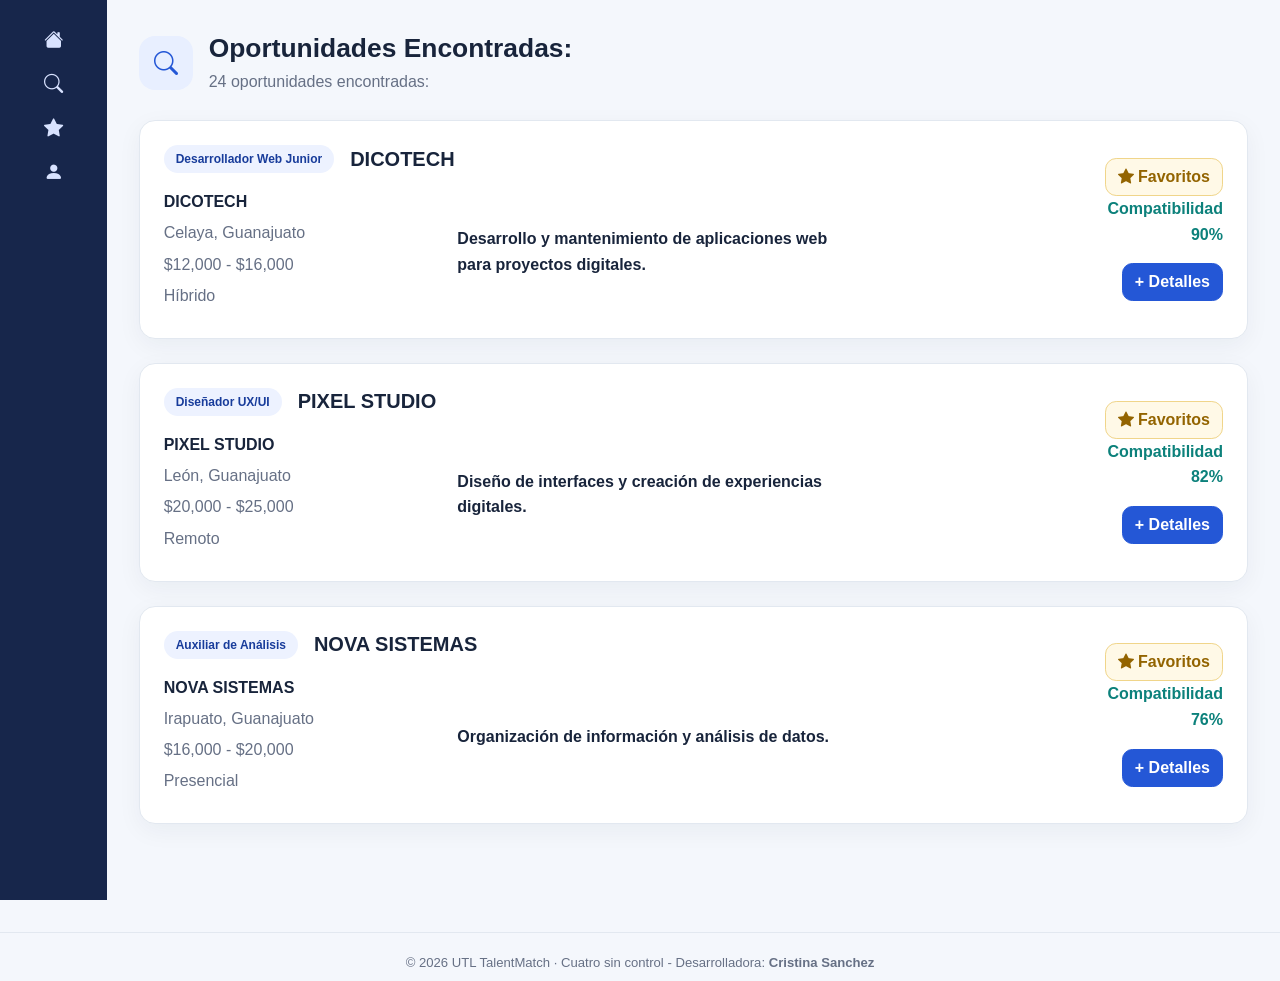
<file: resultados.html>
<!DOCTYPE html>
<html lang="es">
<head>
    <meta charset="UTF-8">
    <meta name="viewport" content="width=device-width, initial-scale=1.0">
    <title>UTL TalentMatch | Resultados de vacantes</title>
    <link href="https://cdn.jsdelivr.net/npm/bootstrap@5.3.8/dist/css/bootstrap.min.css" rel="stylesheet">
    <link href="https://cdn.jsdelivr.net/npm/bootstrap-icons@1.11.3/font/bootstrap-icons.min.css" rel="stylesheet">
    <link href="CSS/miEstilo.css" rel="stylesheet">
</head>

<body>
<div class="container-fluid">
    <div class="row">
        <div class="col-1 menu-lateral">
            <nav class="nav flex-column">
                <a href="dashboard.html" class="nav-link">
                    <i class="bi bi-house-fill"></i>
                </a>
                <a href="busqueda.html" class="nav-link">
                    <i class="bi bi-search"></i>
                </a>
                <a href="favoritos.html" class="nav-link">
                    <i class="bi bi-star-fill"></i>
                </a>
                <a href="perfil.html" class="nav-link">
                    <i class="bi bi-person-fill"></i>
                </a>
            </nav>
        </div>

        <main class="col-11 contenido">
            <header class="titulo">
                <i class="bi bi-search icono-titulo"></i>
                <div>
                    <h1>Oportunidades Encontradas:</h1>
                    <p>24 oportunidades encontradas:</p>
                </div>
            </header>            
            <div class="card vacante mb-4">
                <div class="card-body">
                    <div class="row align-items-center">
                        <div class="col-md-8">
                            <div class="d-flex align-items-center gap-3 mb-3">
                                <span class="badge puesto">Desarrollador Web Junior</span>
                                <h5 class="empresa mb-0">DICOTECH</h5>
                            </div>
                            <div class="informacion">
                                <div>
                                    <strong>DICOTECH</strong>
                                    <p>Celaya, Guanajuato</p>
                                    <p>$12,000 - $16,000</p>
                                    <p>Híbrido</p>
                                </div>
                                <div class="descripcion">
                                    <strong>Desarrollo y mantenimiento de aplicaciones web para proyectos digitales.</strong>
                                </div>
                            </div>
                        </div>
                        <div class="col-md-4 texto-derecha">
                            <a href="favoritos.html" class="btn btn-favorito">
                                <i class="bi bi-star-fill"></i>
                                Favoritos
                            </a>
                            <p class="compatibilidad">
                                Compatibilidad<br>
                                <strong>90%</strong>
                            </p>
                            <a href="detalle-vacante.html" class="btn btn-detalles">+ Detalles</a>
                        </div>
                    </div>
                </div>
            </div>
           
            <div class="card vacante mb-4">
                <div class="card-body">
                    <div class="row align-items-center">
                        <div class="col-md-8">
                            <div class="d-flex align-items-center gap-3 mb-3">
                                <span class="badge puesto">Diseñador UX/UI</span>
                                <h5 class="empresa mb-0">PIXEL STUDIO</h5>
                            </div>
                            <div class="informacion">
                                <div>
                                    <strong>PIXEL STUDIO</strong>
                                    <p>León, Guanajuato</p>
                                    <p>$20,000 - $25,000</p>
                                    <p>Remoto</p>
                                </div>
                                <div class="descripcion">
                                    <strong>Diseño de interfaces y creación de experiencias digitales.</strong>
                                </div>
                            </div>
                        </div>
                        <div class="col-md-4 texto-derecha">
                            <a href="favoritos.html" class="btn btn-favorito">
                                <i class="bi bi-star-fill"></i>
                                Favoritos
                            </a>
                            <p class="compatibilidad">
                                Compatibilidad<br>
                                <strong>82%</strong>
                            </p>
                            <a href="detalle-vacante.html" class="btn btn-detalles">+ Detalles</a>
                        </div>
                    </div>
                </div>
            </div>

            <div class="card vacante mb-4">
                <div class="card-body">
                    <div class="row align-items-center">
                        <div class="col-md-8">
                            <div class="d-flex align-items-center gap-3 mb-3">
                                <span class="badge puesto">Auxiliar de Análisis</span>
                                <h5 class="empresa mb-0">NOVA SISTEMAS</h5>
                            </div>
                            <div class="informacion">
                                <div>
                                    <strong>NOVA SISTEMAS</strong>
                                    <p>Irapuato, Guanajuato</p>
                                    <p>$16,000 - $20,000</p>
                                    <p>Presencial</p>
                                </div>
                                <div class="descripcion">
                                    <strong>Organización de información y análisis de datos.</strong>
                                </div>
                            </div>
                        </div>
                        <div class="col-md-4 texto-derecha">
                            <a href="favoritos.html" class="btn btn-favorito">
                                <i class="bi bi-star-fill"></i>
                                Favoritos
                            </a>
                            <p class="compatibilidad">
                                Compatibilidad<br>
                                <strong>76%</strong>
                            </p>
                            <a href="detalle-vacante.html" class="btn btn-detalles">+ Detalles</a>
                        </div>
                    </div>
                </div>
            </div>
        </main>
    </div>
</div>
<footer class="app-footer">
        © 2026 UTL TalentMatch · Cuatro sin control - Desarrolladora:
        <strong>Cristina Sanchez</strong>
    </footer>
</body>
</html>
</file>
<file: CSS/miEstilo.css>
:root {
  --tm-primary: #2457d6;
  --tm-primary-dark: #183c9b;
  --tm-teal: #13a89e;
  --tm-teal-dark: #0c817b;
  --tm-ink: #18243b;
  --tm-muted: #667085;
  --tm-bg: #f4f7fc;
  --tm-border: #e2e8f0;
  --tm-white: #ffffff;
  --tm-shadow: 0 14px 40px rgba(24, 36, 59, 0.09);
}

html {
  scroll-behavior: smooth;
}

body {
  margin: 0;
  color: var(--tm-ink);
  background: var(--tm-bg);
  font-family: Arial, Helvetica, sans-serif;
  line-height: 1.6;
}

h1,
h2,
h3,
h4,
h5,
h6 {
  color: var(--tm-ink);
  font-weight: 700;
  line-height: 1.25;
}

a {
  transition: color 0.2s ease, background-color 0.2s ease, border-color 0.2s ease, transform 0.2s ease;
}

.btn {
  border-radius: 0.7rem;
  font-weight: 600;
}

.btn-primary {
  background-color: var(--tm-primary);
  border-color: var(--tm-primary);
}

.btn-primary:hover,
.btn-primary:focus {
  background-color: var(--tm-primary-dark);
  border-color: var(--tm-primary-dark);
}

.btn-outline-primary {
  color: var(--tm-primary);
  border-color: var(--tm-primary);
}

.btn-outline-primary:hover,
.btn-outline-primary:focus {
  color: var(--tm-white);
  background-color: var(--tm-primary);
  border-color: var(--tm-primary);
}

.form-control,
.form-select {
  min-height: 44px;
  border-color: #d7dfeb;
  border-radius: 0.7rem;
  color: var(--tm-ink);
}

.form-control:focus,
.form-select:focus {
  border-color: #88a8f5;
  box-shadow: 0 0 0 0.2rem rgba(36, 87, 214, 0.13);
}

.form-label {
  margin-bottom: 0.4rem;
  color: #344054;
  font-weight: 600;
}

.brand {
  display: inline-flex;
  align-items: center;
  gap: 0.65rem;
  color: var(--tm-ink);
  font-size: 1.05rem;
  font-weight: 800;
  text-decoration: none;
  white-space: nowrap;
}

.brand:hover {
  color: var(--tm-primary);
}

.brand-mark {
  display: inline-flex;
  width: 44px;
  height: 44px;
  flex: 0 0 44px;
  align-items: center;
  justify-content: center;
  border-radius: 14px;
  color: var(--tm-white);
  background: linear-gradient(135deg, var(--tm-primary), var(--tm-teal));
  box-shadow: 0 7px 18px rgba(36, 87, 214, 0.2);
  font-size: 1.3rem;
}

.eyebrow {
  color: var(--tm-teal-dark);
  font-size: 0.78rem;
  font-weight: 800;
  letter-spacing: 0.12em;
  text-transform: uppercase;
}

.page-title {
  letter-spacing: -0.035em;
}

.subtitle {
  color: var(--tm-muted);
}

.text-teal {
  color: var(--tm-teal) !important;
}

.bg-teal {
  background-color: var(--tm-teal) !important;
}

.landing-page {
  position: relative;
  min-height: 100vh;
  overflow: hidden;
  color: var(--tm-ink);
  background: radial-gradient(circle at 12% 18%, rgba(19, 168, 158, 0.13), transparent 30%), linear-gradient(135deg, #f7faff 0%, #edf3ff 55%, #f0fbfa 100%);
}

.landing-page > header {
  z-index: 3;
  align-items: center;
  gap: 1rem;
}

.landing-page > section {
  position: relative;
  z-index: 1;
  flex: 1 0 auto;
  min-height: 100vh;
  padding-top: 7rem !important;
  padding-bottom: 4rem !important;
}

.landing-page .row {
  max-width: 1450px;
  margin-right: auto;
  margin-left: auto;
}

.landing-page .page-title {
  margin-bottom: 1.2rem;
  font-size: clamp(2.3rem, 4vw, 4.2rem);
  line-height: 1.05;
}

.landing-page h1 {
  max-width: 760px;
  font-size: clamp(2rem, 3.4vw, 3.5rem);
  letter-spacing: -0.04em;
}

.landing-page .hero-copy > p {
  max-width: 650px;
  color: var(--tm-muted);
  font-size: 1.05rem;
}

.landing-page .hero-copy > p:first-child {
  color: var(--tm-teal-dark);
  font-size: 0.85rem;
  font-weight: 800;
  letter-spacing: 0.12em;
  text-transform: uppercase;
}

.landing-page img {
  display: block;
  width: auto;
  max-width: 100%;
  max-height: 320px;
  margin: 1rem 0;
  object-fit: contain;
}

.landing-page .badge {
  padding: 0.65rem 0.9rem;
  border-radius: 999px;
  font-weight: 700;
}

.landing-page footer,
.auth-page footer {
  color: var(--tm-muted);
  font-size: 0.82rem;
  text-align: center;
}

.landing-page footer {
  position: relative;
  z-index: 1;
  padding: 1.2rem 1rem;
  border-top: 1px solid rgba(102, 112, 133, 0.15);
  background: rgba(255, 255, 255, 0.55);
}

.auth-page {
  position: relative;
  min-height: 100vh;
  padding-top: 5rem !important;
  padding-bottom: 5rem !important;
  background: radial-gradient(circle at 15% 10%, rgba(19, 168, 158, 0.16), transparent 30%), linear-gradient(135deg, #eef3ff 0%, #f8fbff 55%, #ecf9f7 100%);
}

.auth-page > .brand {
  z-index: 2;
}

.auth-card {
  width: 100%;
  max-width: 590px;
  margin-right: auto;
  margin-left: auto;
  padding: 2.25rem !important;
  border: 1px solid rgba(226, 232, 240, 0.9) !important;
  border-radius: 1.4rem;
  background: var(--tm-white);
  box-shadow: var(--tm-shadow);
}

.auth-card .page-title {
  letter-spacing: -0.025em;
}

.auth-card .brand-mark {
  margin-right: auto;
  margin-left: auto;
}

.auth-page > footer {
  position: absolute;
  right: 1rem;
  bottom: 1rem;
  left: 1rem;
}

.app-page {
  min-height: 100vh;
  background: var(--tm-bg);
}

.app-layout {
  display: flex;
  min-height: 100vh;
}

.sidebar {
  position: sticky;
  top: 0;
  display: flex;
  width: 82px;
  min-width: 82px;
  height: 100vh;
  flex-direction: column;
  align-items: center;
  gap: 0.8rem;
  padding: 1.1rem 0.65rem;
  background: #17264b;
  box-shadow: 5px 0 24px rgba(24, 36, 59, 0.08);
}

.side-link,
.sidebar-link {
  display: inline-flex;
  width: 48px;
  height: 48px;
  flex: 0 0 48px;
  align-items: center;
  justify-content: center;
  border-radius: 15px;
  color: #d8e2ff;
  font-size: 1.25rem;
  text-decoration: none;
}

.side-link:hover,
.sidebar-link:hover,
.side-link.active,
.sidebar-link.active {
  color: var(--tm-white);
  background: var(--tm-primary);
  box-shadow: 0 8px 20px rgba(36, 87, 214, 0.28);
}

.app-content {
  min-width: 0;
  flex: 1;
  padding: 2rem !important;
}

.topbar {
  position: sticky;
  z-index: 2;
  top: 0;
  min-height: 76px;
  border-bottom: 1px solid var(--tm-border);
  box-shadow: 0 3px 16px rgba(24, 36, 59, 0.04);
}

.avatar-sm {
  display: inline-flex;
  width: 36px;
  height: 36px;
  flex: 0 0 36px;
  align-items: center;
  justify-content: center;
  border-radius: 50%;
  color: var(--tm-primary-dark);
  background: #e8efff;
  font-size: 0.8rem;
  font-weight: 800;
}

.dashboard-header,
.profile-header {
  margin-bottom: 1.8rem;
  padding: 1.8rem;
  border: 1px solid #e2eaff;
  border-radius: 1.2rem;
  background: linear-gradient(120deg, #ffffff 0%, #f0f5ff 70%, #eafaf8 100%);
  box-shadow: 0 8px 26px rgba(24, 36, 59, 0.05);
}

.dashboard-header h1,
.profile-header h1 {
  margin-bottom: 0.7rem;
  font-size: clamp(1.5rem, 2.4vw, 2.2rem);
}

.dashboard-header p {
  color: var(--tm-muted);
}

.section-label,
.preferences-title {
  margin-bottom: 1.25rem;
  font-size: 1.3rem;
}

.job-card,
.info-card,
.preference-card,
.skill-list {
  height: 100%;
  border: 1px solid var(--tm-border);
  border-radius: 1rem;
  background: var(--tm-white);
  box-shadow: 0 7px 24px rgba(24, 36, 59, 0.05);
}

.job-card {
  padding: 1.25rem;
  transition: transform 0.2s ease, box-shadow 0.2s ease;
}

.job-card:hover {
  transform: translateY(-3px);
  box-shadow: var(--tm-shadow);
}

.job-tag,
.skill-tag {
  display: inline-block;
  border-radius: 999px;
  color: var(--tm-primary-dark);
  background: #edf2ff;
  font-size: 0.82rem;
  font-weight: 700;
}

.job-tag {
  margin-bottom: 0.9rem;
  padding: 0.4rem 0.7rem;
}

.job-info p {
  margin-bottom: 0.4rem;
  color: var(--tm-muted);
  font-size: 0.92rem;
}

.compatibility {
  margin: 1rem 0;
  color: var(--tm-teal-dark);
  font-weight: 800;
}

.profile-header {
  display: flex;
  align-items: center;
  gap: 1rem;
}

.profile-header h1 {
  margin-bottom: 0;
}

.profile-avatar {
  display: inline-flex;
  width: 76px;
  height: 76px;
  flex: 0 0 76px;
  align-items: center;
  justify-content: center;
  border-radius: 22px;
  color: var(--tm-primary);
  background: #e8efff;
  font-size: 2.3rem;
}

.info-card {
  padding: 1.4rem;
}

.info-card h2 {
  margin-bottom: 1.1rem;
  font-size: 1.1rem;
}

.info-card p {
  margin-bottom: 0.65rem;
  color: #475467;
}

.skills-list {
  display: flex;
  flex-wrap: wrap;
  gap: 0.55rem;
  border: 0;
  box-shadow: none;
}

.skill-tag {
  padding: 0.45rem 0.75rem;
}

.preferences-title {
  margin-bottom: 1.4rem;
  font-size: 1.8rem;
}

.preference-card {
  padding: 1.4rem;
}

.preference-card h2 {
  margin-bottom: 1.2rem;
  font-size: 1.1rem;
}

.preference-card .form-check {
  margin-bottom: 0.55rem;
}

.preference-card .form-check-input:checked {
  border-color: var(--tm-primary);
  background-color: var(--tm-primary);
}

.extra-preferences textarea {
  resize: vertical;
}

.app-footer {
  margin-top: 2rem;
  padding: 1.2rem 0 0.5rem;
  border-top: 1px solid var(--tm-border);
  color: var(--tm-muted);
  font-size: 0.82rem;
  text-align: center;
}

.menu,
.menu-lateral {
  display: flex;
  min-height: 100vh;
  flex-direction: column;
  align-items: center;
  gap: 1rem;
  padding: 1.2rem 0.35rem;
  background: #17264b;
}

.menu a,
.menu-lateral a,
.menu-lateral .nav-link {
  display: inline-flex;
  width: 44px;
  height: 44px;
  align-items: center;
  justify-content: center;
  border-radius: 13px;
  color: #d8e2ff;
  font-size: 1.2rem;
  text-decoration: none;
}

.menu a:hover,
.menu-lateral a:hover,
.menu-lateral .nav-link:hover {
  color: var(--tm-white);
  background: var(--tm-primary);
}

.contenido {
  min-height: 100vh;
  padding: 2rem !important;
  background: var(--tm-bg);
}

.busqueda {
  display: flex;
  align-items: center;
  gap: 0.75rem;
  margin-bottom: 1.5rem;
  padding: 0.7rem 1rem;
  border: 1px solid var(--tm-border);
  border-radius: 0.9rem;
  background: var(--tm-white);
  box-shadow: 0 5px 18px rgba(24, 36, 59, 0.04);
}

.busqueda > i {
  color: var(--tm-primary);
  font-size: 1.2rem;
}

.busqueda input {
  width: 100%;
  min-width: 0;
  padding: 0.35rem;
  border: 0;
  outline: 0;
  color: var(--tm-ink);
  background: transparent;
}

.filtros {
  max-width: 900px;
  padding: 1.5rem;
  border: 1px solid var(--tm-border);
  border-radius: 1rem;
  background: var(--tm-white);
  box-shadow: var(--tm-shadow);
}

.filtros h2 {
  margin-bottom: 1.4rem;
  font-size: 1.35rem;
}

.filtros label {
  display: block;
  margin: 1rem 0 0.4rem;
  color: #344054;
  font-weight: 600;
}

.filtros select {
  margin-bottom: 0.3rem;
}

.filtros .btn {
  margin-top: 1.4rem;
}

.titulo {
  display: flex;
  align-items: center;
  gap: 1rem;
  margin-bottom: 1.6rem;
}

.icono-titulo {
  display: inline-flex;
  width: 54px;
  height: 54px;
  flex: 0 0 54px;
  align-items: center;
  justify-content: center;
  border-radius: 16px;
  color: var(--tm-primary);
  background: #e8efff;
  font-size: 1.5rem;
}

.titulo h1 {
  margin-bottom: 0.25rem;
  font-size: 1.65rem;
}

.titulo p {
  margin-bottom: 0;
  color: var(--tm-muted);
}

.vacante {
  overflow: hidden;
  border: 1px solid var(--tm-border);
  border-radius: 1rem;
  box-shadow: 0 7px 24px rgba(24, 36, 59, 0.05);
}

.vacante .card-body {
  padding: 1.5rem;
}

.puesto {
  padding: 0.5rem 0.75rem;
  border-radius: 999px;
  color: var(--tm-primary-dark);
  background: #edf2ff;
  font-weight: 700;
}

.empresa {
  color: var(--tm-ink);
  font-weight: 800;
}

.informacion {
  display: grid;
  grid-template-columns: minmax(170px, 0.8fr) minmax(220px, 1.2fr);
  gap: 1.5rem;
  color: var(--tm-muted);
}

.informacion strong {
  color: var(--tm-ink);
}

.informacion p {
  margin: 0.35rem 0;
}

.descripcion {
  align-self: center;
  color: #475467;
  font-weight: 500;
}

.texto-derecha {
  display: flex;
  flex-direction: column;
  align-items: flex-end;
  text-align: right;
}

.btn-favorito {
  color: #936400;
  border: 1px solid #f0d58a;
  background: #fff9e7;
}

.btn-favorito:hover {
  color: #6f4a00;
  background: #fff0bf;
}

.btn-detalles,
.boton-compatibilidad {
  color: var(--tm-white);
  border: 1px solid var(--tm-primary);
  border-radius: 0.65rem;
  background: var(--tm-primary);
  font-weight: 700;
  text-decoration: none;
}

.btn-detalles:hover,
.boton-compatibilidad:hover {
  color: var(--tm-white);
  background: var(--tm-primary-dark);
}

.tarjeta {
  padding: 2rem;
  border: 1px solid var(--tm-border);
  border-radius: 1.1rem;
  background: var(--tm-white);
  box-shadow: var(--tm-shadow);
}

.tarjeta h1 {
  margin-bottom: 1.2rem;
  font-size: 1.8rem;
}

.tarjeta p {
  color: #475467;
}

.requisitos {
  padding: 1.4rem;
  border-radius: 1rem;
  background: #f3f6fc;
}

.requisitos > p:first-child {
  color: var(--tm-ink);
  font-size: 1.1rem;
  font-weight: 800;
}

.requisitos ul {
  padding-left: 1.2rem;
  color: #475467;
}

.requisitos li {
  margin-bottom: 0.45rem;
}

.compatibilidad {
  color: var(--tm-teal-dark);
  font-weight: 700;
}

.score-number {
  margin: 0.3rem 0;
  color: var(--tm-primary);
  font-size: clamp(3.5rem, 8vw, 5.5rem);
  font-weight: 800;
  line-height: 1.1;
  letter-spacing: -0.06em;
}

.progress {
  width: 100%;
  overflow: hidden;
  border-radius: 999px;
  background: #e8edf5;
}

.progress-bar {
  border-radius: 999px;
}

.skill-list {
  overflow: hidden;
}

.skill-list .card-body {
  padding: 1.25rem;
}

.skill-list p {
  display: flex;
  align-items: center;
  margin-bottom: 0.85rem;
  color: #475467;
}

.good {
  color: #16845b;
}

.improve {
  color: #c28113;
}

.company-logo {
  display: inline-flex;
  width: 54px;
  height: 54px;
  flex: 0 0 54px;
  align-items: center;
  justify-content: center;
  border-radius: 15px;
  color: var(--tm-white);
  background: var(--tm-primary);
  font-size: 0.75rem;
  font-weight: 800;
}

.card {
  border-color: var(--tm-border);
  border-radius: 1rem;
}

.card:not(.vacante) {
  box-shadow: 0 6px 20px rgba(24, 36, 59, 0.04);
}

.card-body {
  padding: 1.25rem;
}

.alert {
  border: 0;
  border-radius: 0.85rem;
}

.table-responsive {
  border: 1px solid var(--tm-border);
  border-radius: 0.8rem;
}

.table {
  margin-bottom: 0;
  vertical-align: middle;
}

.table thead th {
  padding-top: 0.9rem;
  padding-bottom: 0.9rem;
  color: #344054;
  font-size: 0.86rem;
  white-space: nowrap;
}

.table tbody td {
  padding-top: 0.85rem;
  padding-bottom: 0.85rem;
}

.table .btn {
  border-radius: 0.55rem;
}

.badge {
  font-weight: 700;
}

.text-bg-light {
  color: #344054 !important;
  background-color: #edf2f7 !important;
}

.text-bg-success {
  color: #176747 !important;
  background-color: #d9f5e8 !important;
}

.text-bg-secondary {
  color: #475467 !important;
  background-color: #e9edf2 !important;
}

.visually-hidden {
  position: absolute !important;
}
</file>
